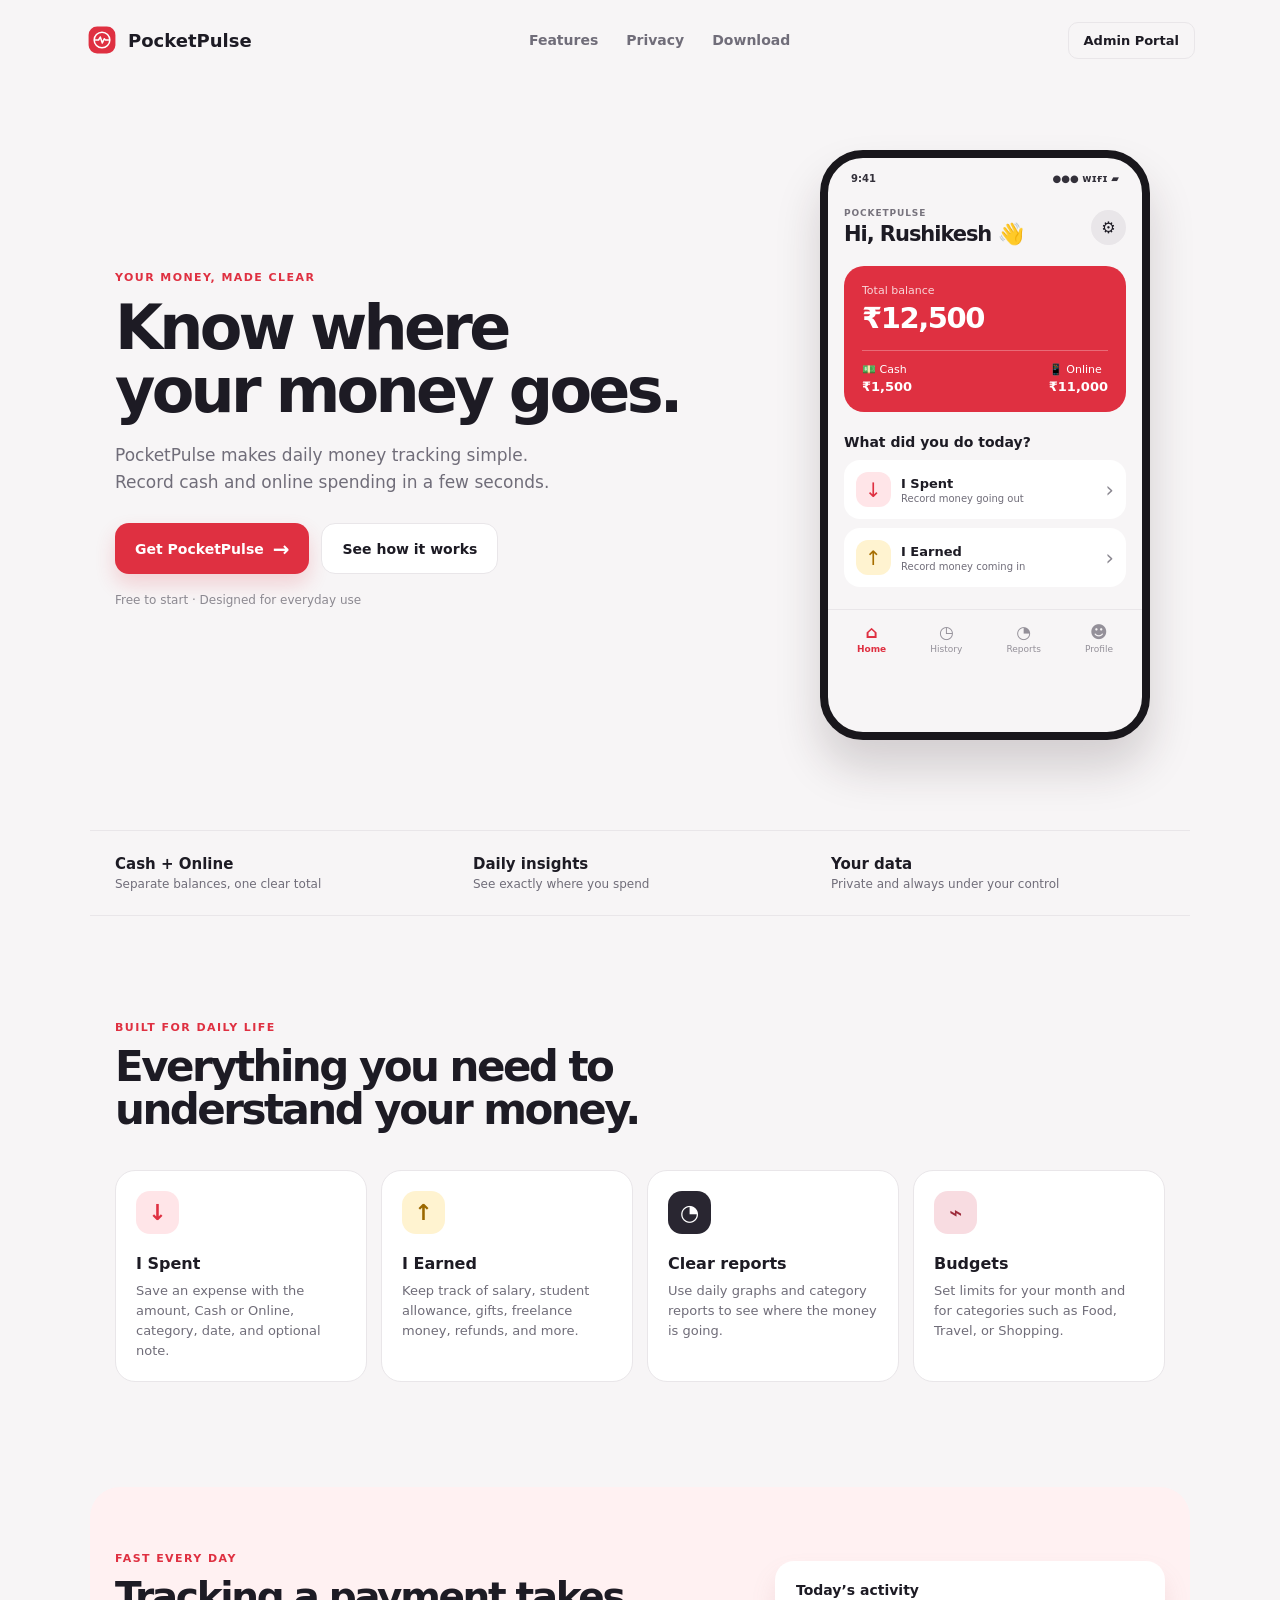
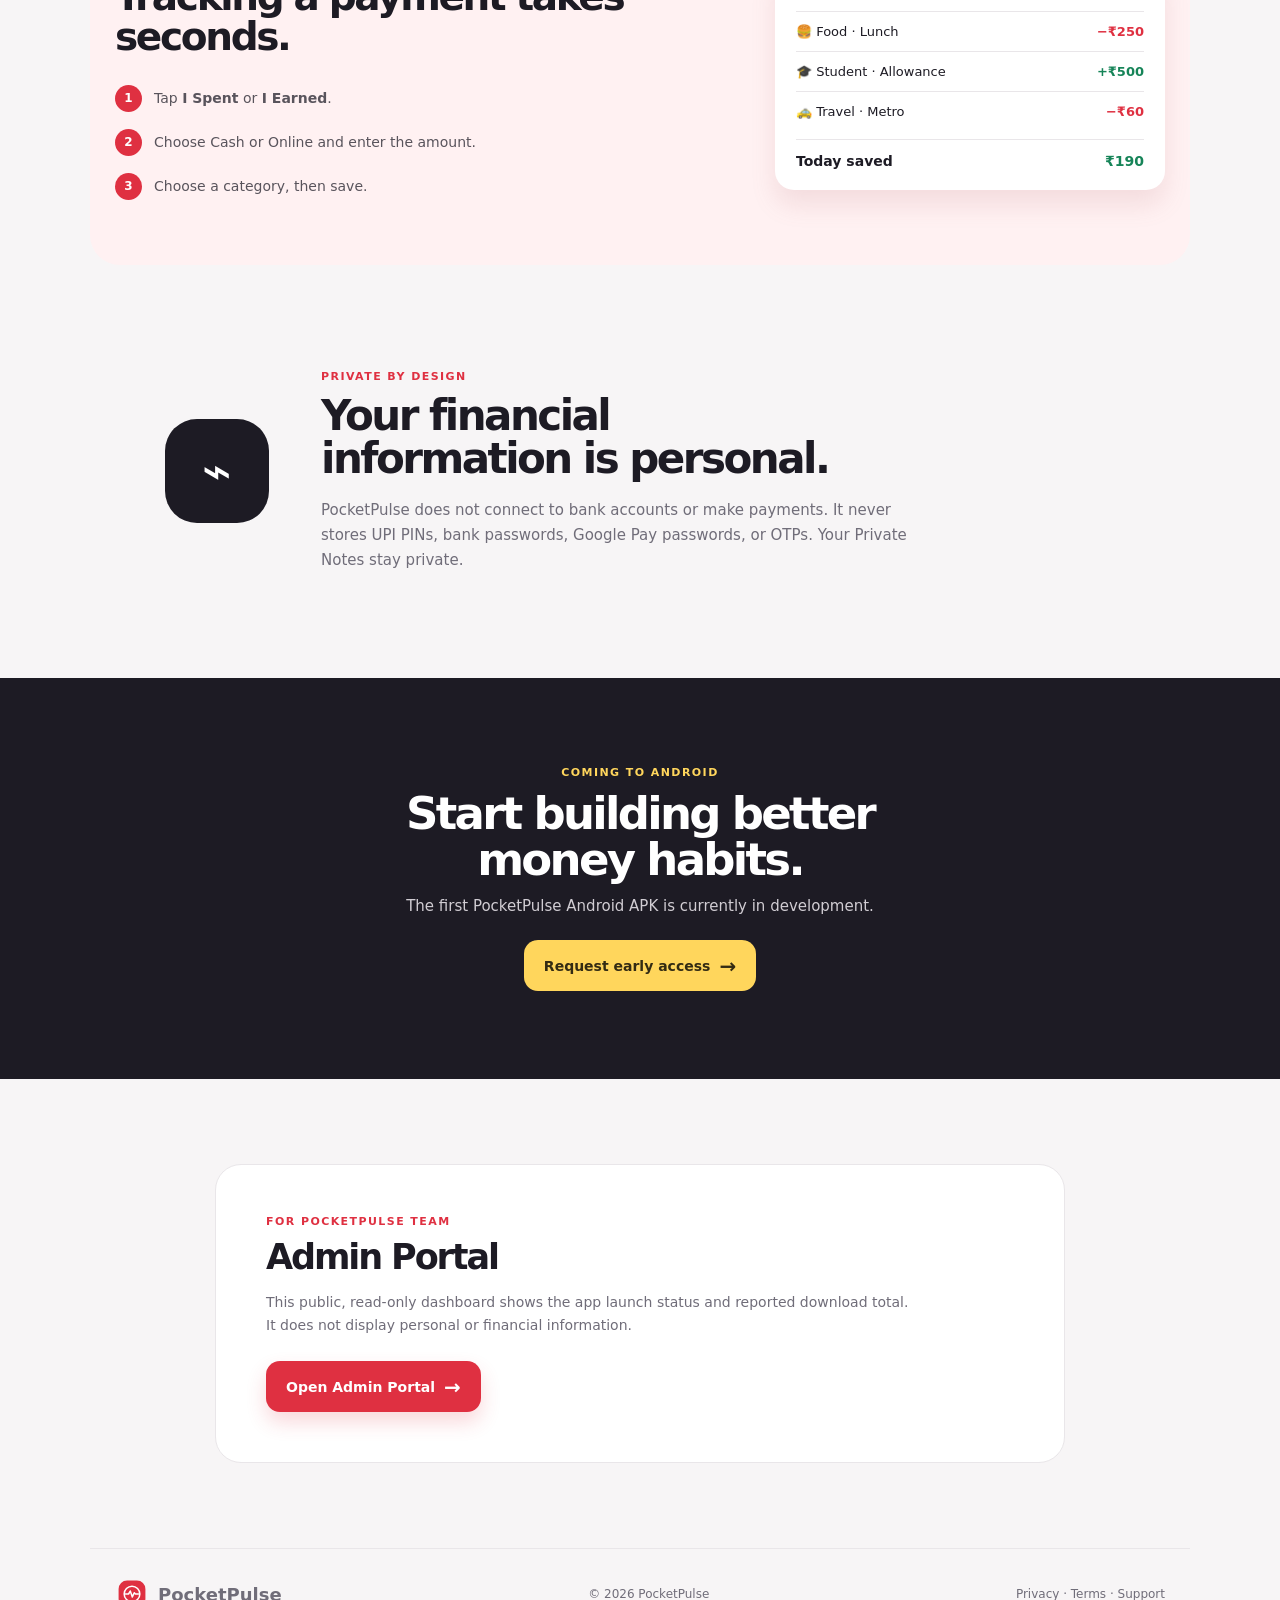
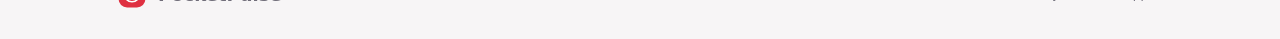
<file: index.html>
<!doctype html>
<html lang="en">
<head>
  <meta charset="utf-8">
  <meta name="viewport" content="width=device-width, initial-scale=1">
  <meta name="theme-color" content="#df3041">
  <meta name="description" content="PocketPulse helps you track cash and online spending in seconds.">
  <title>PocketPulse — Know where your money goes</title>
  <link rel="stylesheet" href="styles.css">
</head>
<body>
  <header class="site-header">
    <a class="brand" href="#top" aria-label="PocketPulse home"><img src="assets/logo-final-red.svg" alt=""><span>PocketPulse</span></a>
    <nav><a href="#features">Features</a><a href="#privacy">Privacy</a><a href="#download">Download</a></nav>
    <a class="admin-link" href="admin.html">Admin Portal</a>
  </header>

  <main id="top">
    <section class="hero">
      <div class="hero-copy">
        <p class="eyebrow">YOUR MONEY, MADE CLEAR</p>
        <h1>Know where<br>your money goes.</h1>
        <p class="lead">PocketPulse makes daily money tracking simple. Record cash and online spending in a few seconds.</p>
        <div class="hero-actions"><a class="button primary" href="#download">Get PocketPulse <span>→</span></a><a class="button secondary" href="#features">See how it works</a></div>
        <p class="small-note">Free to start · Designed for everyday use</p>
      </div>
      <div class="phone-wrap" aria-label="PocketPulse app preview">
        <div class="phone">
          <div class="status"><span>9:41</span><span>●●● ᴡɪғɪ ▰</span></div>
          <div class="app-top"><div><p>POCKETPULSE</p><h2>Hi, Rushikesh 👋</h2></div><span class="gear">⚙</span></div>
          <div class="balance"><p>Total balance</p><strong>₹12,500</strong><div><span>💵 Cash <b>₹1,500</b></span><span>📱 Online <b>₹11,000</b></span></div></div>
          <h3>What did you do today?</h3>
          <div class="app-action spent"><i>↓</i><span><b>I Spent</b><small>Record money going out</small></span><em>›</em></div>
          <div class="app-action earned"><i>↑</i><span><b>I Earned</b><small>Record money coming in</small></span><em>›</em></div>
          <div class="app-nav"><span class="active">⌂<small>Home</small></span><span>◷<small>History</small></span><span>◔<small>Reports</small></span><span>☻<small>Profile</small></span></div>
        </div>
      </div>
    </section>

    <section class="trust"><div><b>Cash + Online</b><span>Separate balances, one clear total</span></div><div><b>Daily insights</b><span>See exactly where you spend</span></div><div><b>Your data</b><span>Private and always under your control</span></div></section>

    <section class="features" id="features">
      <p class="eyebrow">BUILT FOR DAILY LIFE</p><h2>Everything you need to understand your money.</h2>
      <div class="feature-grid">
        <article><span class="feature-icon red">↓</span><h3>I Spent</h3><p>Save an expense with the amount, Cash or Online, category, date, and optional note.</p></article>
        <article><span class="feature-icon yellow">↑</span><h3>I Earned</h3><p>Keep track of salary, student allowance, gifts, freelance money, refunds, and more.</p></article>
        <article><span class="feature-icon dark">◔</span><h3>Clear reports</h3><p>Use daily graphs and category reports to see where the money is going.</p></article>
        <article><span class="feature-icon pink">⌁</span><h3>Budgets</h3><p>Set limits for your month and for categories such as Food, Travel, or Shopping.</p></article>
      </div>
    </section>

    <section class="how"><div><p class="eyebrow">FAST EVERY DAY</p><h2>Tracking a payment takes seconds.</h2><ol><li><b>1</b><span>Tap <strong>I Spent</strong> or <strong>I Earned</strong>.</span></li><li><b>2</b><span>Choose Cash or Online and enter the amount.</span></li><li><b>3</b><span>Choose a category, then save.</span></li></ol></div><div class="receipt"><p>Today’s activity</p><div><span>🍔 Food · Lunch</span><b>−₹250</b></div><div><span>🎓 Student · Allowance</span><b class="positive">+₹500</b></div><div><span>🚕 Travel · Metro</span><b>−₹60</b></div><hr><strong>Today saved <em>₹190</em></strong></div></section>

    <section class="privacy" id="privacy"><div class="privacy-icon">⌁</div><div><p class="eyebrow">PRIVATE BY DESIGN</p><h2>Your financial information is personal.</h2><p>PocketPulse does not connect to bank accounts or make payments. It never stores UPI PINs, bank passwords, Google Pay passwords, or OTPs. Your Private Notes stay private.</p></div></section>

    <section class="download" id="download"><p class="eyebrow">COMING TO ANDROID</p><h2>Start building better money habits.</h2><p>The first PocketPulse Android APK is currently in development.</p><a class="button primary" href="mailto:hello@pocketpulse.app?subject=PocketPulse%20early%20access">Request early access <span>→</span></a></section>

    <section class="admin" id="admin"><p class="eyebrow">FOR POCKETPULSE TEAM</p><h2>Admin Portal</h2><p>This public, read-only dashboard shows the app launch status and reported download total. It does not display personal or financial information.</p><a class="button primary" href="admin.html">Open Admin Portal <span>→</span></a></section>
  </main>
  <footer><a class="brand" href="#top"><img src="assets/logo-final-red.svg" alt=""><span>PocketPulse</span></a><span>© 2026 PocketPulse</span><span>Privacy · Terms · Support</span></footer>
</body>
</html>
</file>
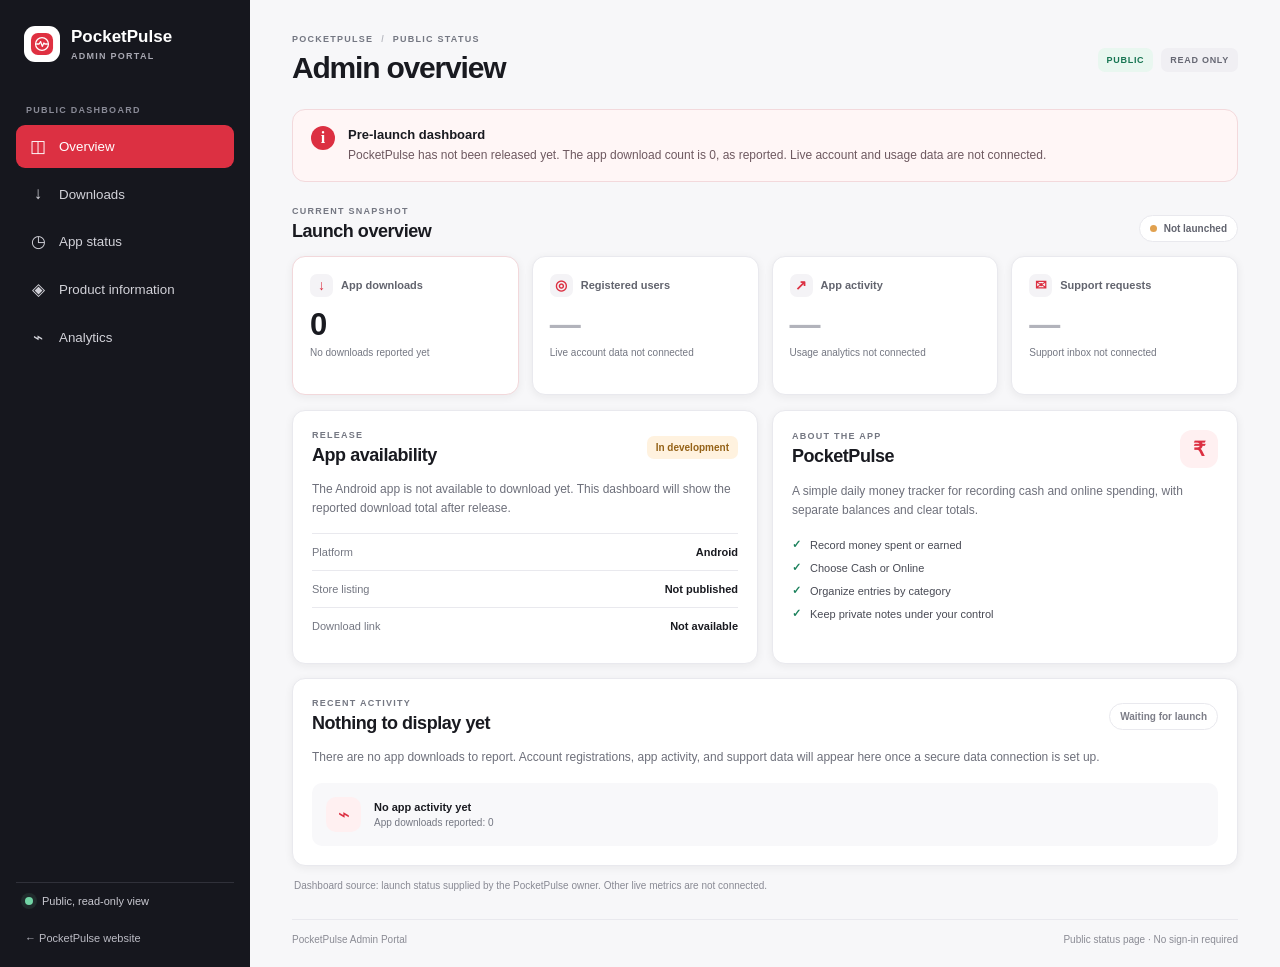
<file: admin.html>
<!doctype html>
<html lang="en">
<head>
  <meta charset="utf-8">
  <meta name="viewport" content="width=device-width, initial-scale=1">
  <meta name="theme-color" content="#15161c">
  <meta name="description" content="Public PocketPulse launch dashboard. Read-only project and download status.">
  <title>PocketPulse Admin Portal</title>
  <link rel="icon" href="assets/logo-final-red.svg" type="image/svg+xml">
  <link rel="stylesheet" href="admin.css">
</head>
<body>
  <a class="skip-link" href="#main">Skip to content</a>
  <aside class="sidebar">
    <a class="brand" href="index.html" aria-label="PocketPulse website">
      <img src="assets/logo-final-red.svg" alt="">
      <span>PocketPulse<small>ADMIN PORTAL</small></span>
    </a>
    <p class="nav-label">PUBLIC DASHBOARD</p>
    <nav aria-label="Dashboard sections">
      <button class="nav active" type="button" data-page="overview" aria-current="page"><span class="nav-icon">◫</span>Overview</button>
      <button class="nav" type="button" data-page="downloads"><span class="nav-icon">↓</span>Downloads</button>
      <button class="nav" type="button" data-page="app-status"><span class="nav-icon">◷</span>App status</button>
      <button class="nav" type="button" data-page="product"><span class="nav-icon">◈</span>Product information</button>
      <button class="nav" type="button" data-page="analytics"><span class="nav-icon">⌁</span>Analytics</button>
    </nav>
    <div class="sidebar-spacer"></div>
    <div class="sidebar-status"><span class="status-dot"></span><span>Public, read-only view</span></div>
    <a class="back-link" href="index.html">← PocketPulse website</a>
  </aside>

  <main id="main">
    <header class="topbar">
      <div>
        <p class="eyebrow">POCKETPULSE <span>/</span> PUBLIC STATUS</p>
        <h1 id="page-title">Admin overview</h1>
      </div>
      <div class="topbar-badges"><span class="badge badge-public">PUBLIC</span><span class="badge badge-readonly">READ ONLY</span></div>
    </header>

    <section class="launch-notice" aria-label="Launch status">
      <span class="notice-mark" aria-hidden="true">i</span>
      <div><strong>Pre-launch dashboard</strong><p>PocketPulse has not been released yet. The app download count is 0, as reported. Live account and usage data are not connected.</p></div>
    </section>

    <section id="overview" class="page active" aria-labelledby="overview-title">
      <div class="section-heading"><div><p class="eyebrow">CURRENT SNAPSHOT</p><h2 id="overview-title">Launch overview</h2></div><span class="state-pill"><span></span> Not launched</span></div>
      <div class="metrics">
        <article class="metric metric-highlight"><div class="metric-label"><span class="metric-icon">↓</span>App downloads</div><strong>0</strong><small>No downloads reported yet</small></article>
        <article class="metric"><div class="metric-label"><span class="metric-icon">◎</span>Registered users</div><strong class="unknown">—</strong><small>Live account data not connected</small></article>
        <article class="metric"><div class="metric-label"><span class="metric-icon">↗</span>App activity</div><strong class="unknown">—</strong><small>Usage analytics not connected</small></article>
        <article class="metric"><div class="metric-label"><span class="metric-icon">✉</span>Support requests</div><strong class="unknown">—</strong><small>Support inbox not connected</small></article>
      </div>

      <div class="content-grid">
        <section class="panel release-panel">
          <div class="panel-heading"><div><p class="eyebrow">RELEASE</p><h2>App availability</h2></div><span class="status-tag">In development</span></div>
          <p class="panel-copy">The Android app is not available to download yet. This dashboard will show the reported download total after release.</p>
          <div class="detail-row"><span>Platform</span><strong>Android</strong></div>
          <div class="detail-row"><span>Store listing</span><strong>Not published</strong></div>
          <div class="detail-row"><span>Download link</span><strong>Not available</strong></div>
        </section>

        <section class="panel product-panel">
          <div class="panel-heading"><div><p class="eyebrow">ABOUT THE APP</p><h2>PocketPulse</h2></div><span class="brand-dot">₹</span></div>
          <p class="panel-copy">A simple daily money tracker for recording cash and online spending, with separate balances and clear totals.</p>
          <ul class="feature-list">
            <li><span>✓</span>Record money spent or earned</li>
            <li><span>✓</span>Choose Cash or Online</li>
            <li><span>✓</span>Organize entries by category</li>
            <li><span>✓</span>Keep private notes under your control</li>
          </ul>
        </section>
      </div>

      <section class="panel activity-panel">
        <div class="panel-heading"><div><p class="eyebrow">RECENT ACTIVITY</p><h2>Nothing to display yet</h2></div><span class="quiet-tag">Waiting for launch</span></div>
        <p class="panel-copy">There are no app downloads to report. Account registrations, app activity, and support data will appear here once a secure data connection is set up.</p>
        <div class="empty-state"><span class="empty-symbol">⌁</span><div><strong>No app activity yet</strong><small>App downloads reported: 0</small></div></div>
      </section>
      <p class="data-note">Dashboard source: launch status supplied by the PocketPulse owner. Other live metrics are not connected.</p>
    </section>

    <section id="downloads" class="page" aria-labelledby="downloads-title">
      <div class="section-heading"><div><p class="eyebrow">DISTRIBUTION</p><h2 id="downloads-title">Downloads</h2></div><span class="state-pill"><span></span> Not launched</span></div>
      <section class="panel download-summary"><p class="eyebrow">REPORTED TOTAL</p><strong>0</strong><h3>No downloads yet</h3><p>The Android app has not been published, so there is no download link available.</p><div class="detail-row"><span>App platform</span><strong>Android</strong></div><div class="detail-row"><span>Distribution</span><strong>Not published</strong></div><div class="detail-row"><span>Live store analytics</span><strong>Not connected</strong></div></section>
      <p class="data-note">Download total reflects the launch status supplied by the PocketPulse owner. Store analytics are not connected.</p>
    </section>

    <section id="app-status" class="page" aria-labelledby="status-title">
      <div class="section-heading"><div><p class="eyebrow">RELEASE READINESS</p><h2 id="status-title">App status</h2></div><span class="state-pill"><span></span> Pre-launch</span></div>
      <section class="panel status-list">
        <div class="status-line"><span class="check-icon">1</span><div><strong>Android release</strong><small>The app has not been published yet.</small></div><span class="status-tag">Not published</span></div>
        <div class="status-line"><span class="check-icon">2</span><div><strong>Download link</strong><small>A public install link is not available yet.</small></div><span class="status-tag">Unavailable</span></div>
        <div class="status-line"><span class="check-icon">3</span><div><strong>Live app metrics</strong><small>Account and usage data are not connected to this dashboard.</small></div><span class="status-tag neutral">Not connected</span></div>
        <div class="status-line"><span class="check-icon">4</span><div><strong>Public dashboard</strong><small>This page is designed for public, read-only viewing.</small></div><span class="status-tag ready">Read-only</span></div>
      </section>
    </section>

    <section id="product" class="page" aria-labelledby="product-title">
      <div class="section-heading"><div><p class="eyebrow">PROJECT DETAILS</p><h2 id="product-title">Product information</h2></div></div>
      <section class="panel info-panel">
        <div class="info-hero"><span class="brand-dot">₹</span><div><p class="eyebrow">PERSONAL MONEY TRACKER</p><h2>PocketPulse</h2><p>Know where your money goes.</p></div></div>
        <dl class="info-list"><div><dt>Purpose</dt><dd>Record daily expenses and earnings</dd></div><div><dt>Payment types</dt><dd>Cash and Online</dd></div><div><dt>Platform</dt><dd>Android</dd></div><div><dt>Release status</dt><dd>In development; not published</dd></div><div><dt>Download status</dt><dd>0 downloads reported</dd></div><div><dt>Admin access</dt><dd>Public, read-only preview</dd></div></dl>
        <p class="privacy-note">This public portal contains project status only. It does not display personal notes, account credentials, or private financial records.</p>
      </section>
    </section>

    <section id="analytics" class="page" aria-labelledby="analytics-title">
      <div class="section-heading"><div><p class="eyebrow">MEASUREMENT</p><h2 id="analytics-title">Analytics</h2></div><span class="quiet-tag">Not connected</span></div>
      <section class="panel analytics-empty"><span class="empty-symbol">⌁</span><h2>No analytics data yet</h2><p>Analytics are not connected. Once app distribution and a secure analytics source are set up, this page can show real download and usage totals.</p><div class="detail-row"><span>Reported downloads</span><strong>0</strong></div><div class="detail-row"><span>Live usage events</span><strong>Not connected</strong></div></section>
    </section>

    <footer class="footer"><span>PocketPulse Admin Portal</span><span>Public status page · No sign-in required</span></footer>
  </main>
  <script src="admin.js"></script>
</body>
</html>
</file>
<file: styles.css>
:root{--red:#df3041;--red-soft:#fff0f2;--ink:#1d1b24;--muted:#706d79;--ground:#f7f5f6;--line:#e9e6e9;--yellow:#ffd65c}*{box-sizing:border-box}html{scroll-behavior:smooth}body{margin:0;background:var(--ground);color:var(--ink);font-family:Inter,ui-sans-serif,system-ui,-apple-system,"Segoe UI",sans-serif}a{text-decoration:none;color:inherit}.site-header{height:80px;max-width:1160px;margin:auto;padding:0 25px;display:flex;align-items:center;justify-content:space-between}.brand{display:flex;align-items:center;gap:9px;font-weight:800;font-size:18px}.brand img{width:34px;height:34px;border-radius:10px}.site-header nav{display:flex;gap:28px;color:var(--muted);font-size:14px;font-weight:600}.admin-link{padding:10px 15px;border:1px solid var(--line);border-radius:10px;font-size:13px;font-weight:700}.hero{max-width:1100px;margin:0 auto;padding:70px 25px 90px;display:grid;grid-template-columns:1fr 360px;gap:80px;align-items:center}.eyebrow{margin:0 0 12px;color:var(--red);font-size:11px;font-weight:800;letter-spacing:.13em}.hero h1,.features h2,.how h2,.privacy h2,.download h2,.admin h2{margin:0;letter-spacing:-.06em;line-height:1.02}.hero h1{font-size:62px}.lead{max-width:440px;margin:20px 0 27px;color:var(--muted);font-size:17px;line-height:1.6}.hero-actions{display:flex;gap:12px;align-items:center}.button{display:inline-flex;align-items:center;justify-content:center;gap:9px;min-height:51px;padding:0 20px;border-radius:14px;font-size:14px;font-weight:800}.primary{background:var(--red);color:#fff;box-shadow:0 10px 20px #df304130}.primary span{font-size:20px}.secondary{border:1px solid var(--line);background:#fff}.small-note{margin-top:19px;color:#8c8991;font-size:12px}.phone-wrap{display:grid;place-items:center}.phone{width:330px;min-height:590px;padding:15px 16px 0;border:8px solid #19171c;border-radius:43px;background:#f7f5f6;box-shadow:0 28px 45px #2b1b202d;overflow:hidden}.status{display:flex;justify-content:space-between;padding:0 7px;color:#33303a;font-size:10px;font-weight:800}.app-top{display:flex;align-items:center;justify-content:space-between;margin:24px 0 20px}.app-top p{margin:0;color:#77737d;font-size:9px;font-weight:800;letter-spacing:.1em}.app-top h2{margin:4px 0 0;font-size:21px;letter-spacing:-.05em}.gear{display:grid;place-items:center;width:35px;height:35px;border-radius:50%;background:#e9e6e9}.balance{padding:18px;border-radius:20px;background:var(--red);color:#fff}.balance p{margin:0;opacity:.8;font-size:11px}.balance strong{display:block;margin:4px 0 15px;font-size:29px;letter-spacing:-.05em}.balance div{display:flex;justify-content:space-between;padding-top:12px;border-top:1px solid #ffffff48;font-size:11px}.balance b{display:block;margin-top:3px;font-size:13px}.phone h3{margin:22px 0 10px;font-size:14px}.app-action{display:flex;align-items:center;gap:10px;margin:9px 0;padding:12px;border-radius:16px;background:#fff}.app-action i{display:grid;place-items:center;width:35px;height:35px;border-radius:12px;font-style:normal;font-size:20px}.app-action span{display:grid;gap:2px;flex:1}.app-action b{font-size:13px}.app-action small{color:var(--muted);font-size:10px}.app-action em{color:#8a8790;font-size:21px;font-style:normal}.spent i{background:#ffe5e8;color:var(--red)}.earned i{background:#fff3d0;color:#a76e00}.app-nav{display:flex;justify-content:space-around;margin:22px -16px 0;padding:12px 7px 14px;border-top:1px solid var(--line);color:#949099;text-align:center}.app-nav span{display:grid;gap:2px;font-size:17px}.app-nav small{font-size:9px}.app-nav .active{color:var(--red);font-weight:800}.trust{max-width:1100px;margin:0 auto;padding:24px 25px;display:grid;grid-template-columns:repeat(3,1fr);gap:24px;border-top:1px solid var(--line);border-bottom:1px solid var(--line)}.trust div{display:grid;gap:4px}.trust b{font-size:15px}.trust span{color:var(--muted);font-size:12px}.features{max-width:1100px;margin:0 auto;padding:105px 25px}.features h2,.how h2,.privacy h2,.download h2,.admin h2{max-width:540px;font-size:42px}.feature-grid{display:grid;grid-template-columns:repeat(4,1fr);gap:14px;margin-top:38px}.feature-grid article{min-height:210px;padding:20px;border:1px solid var(--line);border-radius:20px;background:#fff}.feature-icon{display:grid;place-items:center;width:43px;height:43px;border-radius:14px;font-size:22px;font-weight:800}.feature-icon.red{background:#ffe5e8;color:var(--red)}.feature-icon.yellow{background:#fff3d0;color:#9b6800}.feature-icon.dark{background:#292631;color:#fff}.feature-icon.pink{background:#f8dce1;color:#9d2b3b}.feature-grid h3{margin:20px 0 8px;font-size:16px}.feature-grid p{margin:0;color:var(--muted);font-size:13px;line-height:1.55}.how{max-width:1100px;margin:0 auto;padding:65px 25px;display:grid;grid-template-columns:1fr 390px;gap:95px;align-items:center;background:#fff1f2;border-radius:30px}.how h2{font-size:39px}.how ol{display:grid;gap:17px;margin:28px 0 0;padding:0;list-style:none}.how li{display:flex;align-items:center;gap:12px;color:#59545c;font-size:14px}.how li b{display:grid;place-items:center;width:27px;height:27px;border-radius:50%;background:var(--red);color:#fff;font-size:12px}.receipt{padding:21px;border-radius:19px;background:#fff;box-shadow:0 15px 25px #b56c7426}.receipt>p{margin:0 0 13px;font-size:14px;font-weight:800}.receipt div{display:flex;justify-content:space-between;padding:12px 0;border-top:1px solid var(--line);font-size:13px}.receipt div b{color:var(--red)}.receipt div .positive{color:#168458}.receipt hr{border:0;border-top:1px solid var(--line)}.receipt>strong{display:flex;justify-content:space-between;padding-top:5px;font-size:14px}.receipt em{color:#168458;font-style:normal}.privacy{max-width:1000px;margin:105px auto;display:grid;grid-template-columns:120px 1fr;gap:36px;align-items:center;padding:0 25px}.privacy-icon{display:grid;place-items:center;width:104px;height:104px;border-radius:32px;background:#1d1b24;color:#fff;font-size:50px}.privacy p:not(.eyebrow){max-width:600px;margin:18px 0 0;color:var(--muted);font-size:15px;line-height:1.65}.download{margin:0;padding:88px 25px;background:#1d1b24;color:#fff;text-align:center}.download .eyebrow{color:var(--yellow)}.download h2{margin:auto;font-size:45px}.download p:not(.eyebrow){margin:15px 0 25px;color:#d1cdd3;font-size:15px}.download .primary{background:var(--yellow);color:#332b13;box-shadow:none}.admin{max-width:850px;margin:85px auto;padding:50px;border:1px solid var(--line);border-radius:26px;background:#fff}.admin h2{font-size:35px}.admin p:not(.eyebrow){max-width:650px;margin:15px 0 24px;color:var(--muted);font-size:14px;line-height:1.65}.admin button{padding:12px 16px;border:0;border-radius:11px;background:#e9e6e9;color:#6a6670;font-weight:800;cursor:not-allowed}footer{max-width:1100px;margin:auto;padding:28px 25px;display:flex;justify-content:space-between;align-items:center;color:var(--muted);font-size:12px;border-top:1px solid var(--line)}@media(max-width:780px){.site-header nav,.admin-link{display:none}.hero{grid-template-columns:1fr;gap:40px;padding-top:45px;text-align:center}.hero-copy{display:grid;justify-items:center}.hero h1{font-size:50px}.lead{font-size:15px}.phone{transform:scale(.92);margin:-22px}.trust,.feature-grid{grid-template-columns:1fr 1fr}.how{margin:0 16px;padding:38px 24px;grid-template-columns:1fr;gap:32px}.privacy{grid-template-columns:1fr;gap:22px;margin:75px auto}.privacy-icon{width:75px;height:75px;border-radius:24px}.features{padding:80px 25px}.features h2,.how h2,.privacy h2,.download h2{font-size:35px}.admin{margin:55px 16px;padding:30px}footer{gap:18px;flex-wrap:wrap}}@media(max-width:430px){.trust,.feature-grid{grid-template-columns:1fr}.hero h1{font-size:45px}.hero-actions{width:100%;flex-direction:column}.hero-actions .button{width:100%}.phone{transform:scale(.86);margin:-42px}.features h2,.how h2,.privacy h2,.download h2{font-size:31px}footer{flex-direction:column;align-items:flex-start}}
</file>
<file: admin.css>
:root{color-scheme:light;--ink:#191a20;--muted:#747782;--line:#e9e9ee;--paper:#fff;--canvas:#f7f7f9;--red:#dc3042;--rose:#fff0f1;--green:#1a805b;--nav:#16171e;--nav-muted:#aaaab4}
*{box-sizing:border-box}
body{margin:0;min-height:100vh;background:var(--canvas);color:var(--ink);font-family:Inter,"Segoe UI",Arial,sans-serif;display:grid;grid-template-columns:250px minmax(0,1fr)}
a{color:inherit}
.skip-link{position:absolute;left:-10000px;top:auto}.skip-link:focus{left:16px;top:16px;z-index:10;background:#fff;padding:10px;border-radius:8px}
.sidebar{min-height:100vh;padding:24px 16px 18px;background:var(--nav);color:#fff;display:flex;flex-direction:column}
.brand{display:flex;align-items:center;gap:11px;padding:2px 8px 25px;color:#fff;text-decoration:none;font-weight:800;font-size:17px}
.brand img{width:36px;height:36px;object-fit:contain;border-radius:11px;background:white;padding:4px}
.brand span{display:grid;gap:4px}.brand small{color:#a8a8b2;font-size:9px;letter-spacing:.14em}
.nav-label{margin:18px 10px 10px;color:#898a96;font-size:9px;font-weight:800;letter-spacing:.14em}
.sidebar nav{display:grid;gap:5px}
.nav{width:100%;display:flex;align-items:center;gap:11px;padding:11px 12px;border:0;border-radius:9px;background:transparent;color:#d2d2d9;text-align:left;font:600 13px inherit;cursor:pointer}
.nav:hover{background:#24252e;color:#fff}.nav.active{background:var(--red);color:#fff}
.nav-icon{width:20px;font-size:17px;text-align:center}
.sidebar-spacer{flex:1;min-height:50px}
.sidebar-status{display:flex;align-items:center;gap:9px;padding:12px 9px;color:#c9c9d1;font-size:11px;border-top:1px solid #30313a}
.status-dot{width:8px;height:8px;border-radius:50%;background:#72d5a6;box-shadow:0 0 0 4px #72d5a61a}
.back-link{padding:13px 9px 5px;color:#bcbcc5;text-decoration:none;font-size:11px}.back-link:hover{color:#fff}
main{width:min(1260px,100%);padding:34px 42px 22px;margin:0 auto}
.topbar{display:flex;justify-content:space-between;align-items:center;gap:18px;margin-bottom:24px}
.eyebrow{margin:0 0 7px;color:var(--muted);font-size:9px;font-weight:800;letter-spacing:.14em}
.eyebrow span{padding:0 4px;color:#b8b9c1}
h1,h2,h3,p{margin-top:0}
h1{margin-bottom:0;font-size:30px;letter-spacing:-.04em}
h2{margin-bottom:0;font-size:18px;letter-spacing:-.025em}
.topbar-badges{display:flex;gap:8px}
.badge{padding:7px 9px;border-radius:7px;font-size:9px;font-weight:900;letter-spacing:.08em}
.badge-public{background:#e9f7f0;color:#187653}.badge-readonly{background:#f0eff3;color:#666773}
.launch-notice{display:flex;align-items:flex-start;gap:13px;padding:16px 18px;margin-bottom:24px;border:1px solid #f3d9dc;border-radius:13px;background:#fff6f6}
.notice-mark{display:grid;place-items:center;flex:0 0 24px;height:24px;border-radius:50%;background:var(--red);color:white;font-family:Georgia,serif;font-weight:700}
.launch-notice strong{display:block;margin:1px 0 4px;font-size:13px}.launch-notice p{margin:0;color:#6e5960;font-size:12px;line-height:1.55}
.page{display:none}.page.active{display:block}
.section-heading{display:flex;align-items:flex-end;justify-content:space-between;gap:16px;margin:4px 0 14px}
.section-heading .eyebrow{margin-bottom:5px}
.state-pill,.quiet-tag{display:inline-flex;align-items:center;gap:7px;padding:7px 10px;border:1px solid var(--line);border-radius:99px;background:#fff;color:#62646f;font-size:10px;font-weight:700}
.state-pill span{width:7px;height:7px;border-radius:50%;background:#e1a14f}
.metrics{display:grid;grid-template-columns:repeat(4,minmax(0,1fr));gap:13px;margin-bottom:15px}
.metric,.panel{border:1px solid var(--line);border-radius:13px;background:var(--paper);box-shadow:0 2px 9px #1a1a2410}
.metric{min-height:139px;padding:17px}
.metric-highlight{border-color:#f2d8db}
.metric-label{display:flex;align-items:center;gap:8px;color:#62646e;font-size:11px;font-weight:700}
.metric-icon{display:grid;place-items:center;width:23px;height:23px;border-radius:7px;background:#f4f3f6;color:var(--red);font-size:14px}
.metric>strong{display:block;margin:10px 0 3px;font-size:31px;letter-spacing:-.05em}
.metric>strong.unknown{color:#b2b3bb}
.metric small{display:block;color:var(--muted);font-size:10px;line-height:1.45}
.content-grid{display:grid;grid-template-columns:1fr 1fr;gap:14px;margin-bottom:14px}
.panel{padding:19px}
.panel-heading{display:flex;align-items:center;justify-content:space-between;gap:14px}
.panel-heading .eyebrow{margin-bottom:5px}
.status-tag{padding:6px 9px;border-radius:7px;background:#fff2df;color:#956217;font-size:10px;font-weight:800;white-space:nowrap}
.status-tag.neutral{background:#f0eff3;color:#666773}
.status-tag.ready{background:#e8f7ef;color:#187653}
.panel-copy{margin:14px 0;color:#6e707b;font-size:12px;line-height:1.65}
.detail-row{display:flex;justify-content:space-between;gap:18px;padding:12px 0;border-top:1px solid var(--line);font-size:11px}
.detail-row span{color:var(--muted)}.detail-row strong{font-size:11px;text-align:right}
.brand-dot{display:grid;place-items:center;width:38px;height:38px;border-radius:12px;background:#fff0f1;color:var(--red);font-size:20px;font-weight:800}
.feature-list{display:grid;gap:10px;margin:17px 0 0;padding:0;list-style:none;font-size:11px;color:#484a54}
.feature-list li{display:flex;gap:9px;align-items:center}.feature-list li span{color:var(--green);font-weight:900}
.activity-panel{margin-top:1px}
.quiet-tag{font-weight:600;color:#7d7e88}
.empty-state{display:flex;align-items:center;gap:13px;padding:14px;margin-top:15px;border-radius:10px;background:#f8f8fa}
.empty-symbol{display:grid;place-items:center;flex:0 0 35px;height:35px;border-radius:10px;background:#fff0f1;color:var(--red);font-size:20px}
.empty-state strong,.empty-state small{display:block}.empty-state strong{font-size:11px}.empty-state small{margin-top:4px;color:var(--muted);font-size:10px}
.data-note{margin:12px 2px;color:#898a94;font-size:10px;line-height:1.5}
.download-summary{max-width:610px}
.download-summary>strong{display:block;margin:15px 0 2px;font-size:66px;line-height:1;letter-spacing:-.07em}
.download-summary h3{margin:9px 0;font-size:17px}.download-summary>p:not(.eyebrow){max-width:490px;color:var(--muted);font-size:12px;line-height:1.6}
.status-list{padding:5px 20px}
.status-line{display:grid;grid-template-columns:31px minmax(0,1fr) auto;gap:12px;align-items:center;padding:16px 0;border-bottom:1px solid var(--line)}
.status-line:last-child{border-bottom:0}
.check-icon{display:grid;place-items:center;width:28px;height:28px;border-radius:50%;background:#f3f2f5;color:#777984;font-size:11px;font-weight:800}
.status-line strong,.status-line small{display:block}.status-line strong{font-size:12px}.status-line small{margin-top:4px;color:var(--muted);font-size:10px;line-height:1.5}
.info-panel{max-width:790px}.info-hero{display:flex;align-items:center;gap:14px;padding:5px 0 20px;border-bottom:1px solid var(--line)}
.info-hero .eyebrow{margin-bottom:4px}.info-hero h2{font-size:21px}.info-hero p:last-child{margin:4px 0 0;color:var(--muted);font-size:12px}
.info-list{margin:4px 0 0}
.info-list div{display:grid;grid-template-columns:170px 1fr;gap:15px;padding:13px 2px;border-bottom:1px solid var(--line);font-size:11px}
.info-list dt{color:var(--muted)}.info-list dd{margin:0;font-weight:700}
.privacy-note{margin:17px 0 0;padding:12px 14px;border-radius:9px;background:#f7f7f9;color:#676974;font-size:10px;line-height:1.6}
.analytics-empty{max-width:650px;text-align:center;padding:34px}
.analytics-empty .empty-symbol{margin:0 auto 14px;width:48px;height:48px;font-size:24px}
.analytics-empty h2{margin:0 0 8px}.analytics-empty>p{max-width:440px;margin:0 auto 22px;color:var(--muted);font-size:12px;line-height:1.7}
.analytics-empty .detail-row{text-align:left}
.footer{display:flex;justify-content:space-between;gap:14px;margin-top:26px;padding-top:14px;border-top:1px solid var(--line);color:#8a8b94;font-size:10px}
@media(max-width:1000px){body{grid-template-columns:218px minmax(0,1fr)}main{padding:28px 24px}.metrics{grid-template-columns:repeat(2,minmax(0,1fr))}}
@media(max-width:700px){body{display:block}.sidebar{min-height:auto;padding:13px 14px}.brand{padding:2px 5px 11px}.brand img{width:31px;height:31px}.nav-label,.sidebar-spacer,.sidebar-status,.back-link{display:none}.sidebar nav{display:flex;gap:5px;overflow-x:auto;padding-bottom:2px}.nav{width:auto;flex:0 0 auto;padding:9px 10px;font-size:11px}.nav-icon{display:none}main{padding:22px 15px}.topbar{align-items:flex-start}.topbar-badges{gap:5px}.badge{padding:6px;font-size:8px}h1{font-size:24px}.launch-notice{padding:13px}.metrics{gap:9px}.metric{min-height:126px;padding:13px}.metric>strong{font-size:27px}.content-grid{grid-template-columns:1fr}.section-heading{align-items:flex-start;flex-direction:column}.status-line{grid-template-columns:28px 1fr}.status-line .status-tag{grid-column:2;justify-self:start}.info-list div{grid-template-columns:112px 1fr}.footer{flex-direction:column}}
@media(max-width:380px){.metrics{grid-template-columns:1fr}.topbar{display:block}.topbar-badges{margin-top:12px}.nav{font-size:10px}}
</file>
